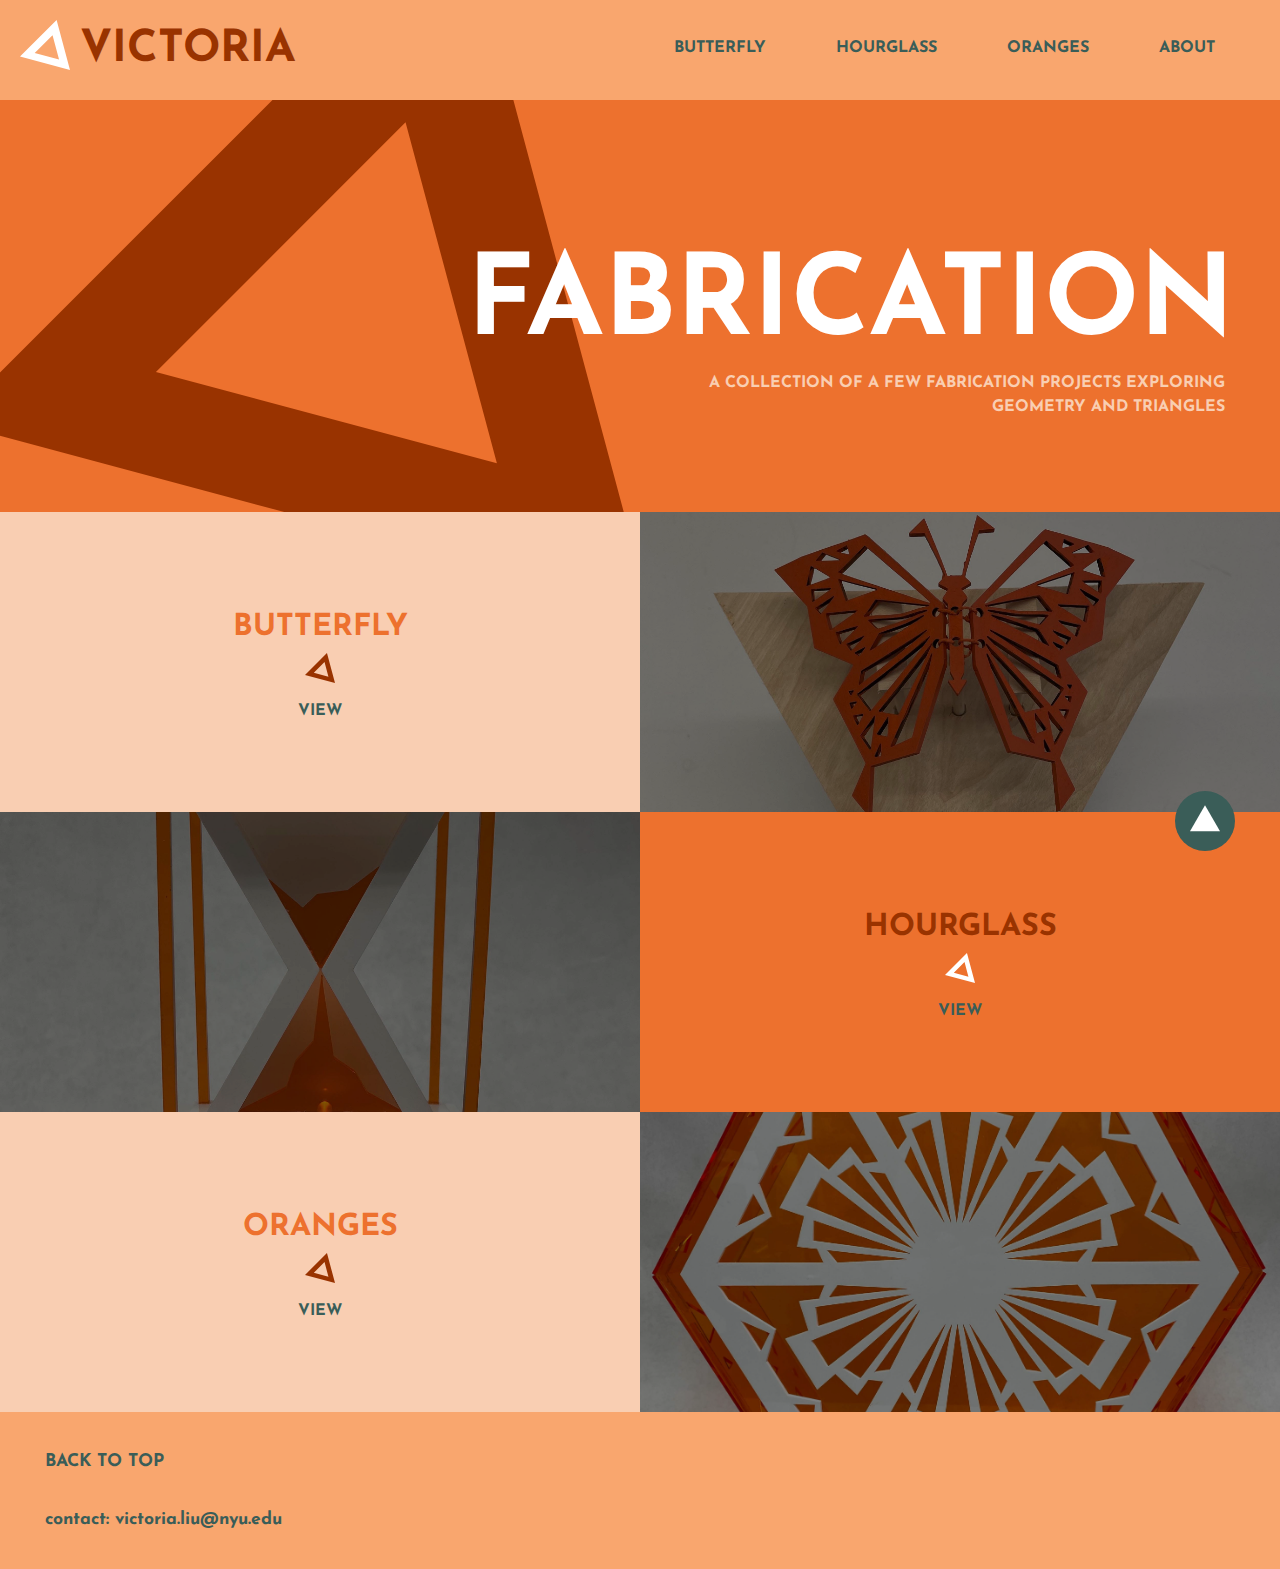
<file: index.html>
<!DOCTYPE html>

<html lang="en">
  <head>
    <title>Fabrication Portfolio</title>
    <meta name="author" content="Victoria Liu">
    <meta name="keyword" content="portfolio, fabrication, design, art, laser cutting, woodworking, building, acrylic, butterfly, hourglass, orange, geometry, triangles">
    <meta name="description" content="A portfolio website featuring some of my fabrication projects">
    <meta name="viewport" content="width=device-width, initial-scale=1.0">

    <link rel="stylesheet" media="only screen and (max-width: 700px)" href="styles/small.css">
    <link rel="stylesheet" media="only screen and (min-width: 701px) and (max-width: 960px)" href="styles/medium.css">
    <link rel="stylesheet" media="only screen and (min-width: 961px)" href="styles/large.css">

    <link rel="preconnect" href="https://fonts.googleapis.com">
    <link rel="preconnect" href="https://fonts.gstatic.com" crossorigin>
    <link href="https://fonts.googleapis.com/css2?family=Josefin+Sans:wght@400;700&display=swap" rel="stylesheet">

  </head>

  <body>
    <header>
      <div id="headerBar">
        <a href="#" title="homepage button"><img src="images/whiteTriangle.svg" id="logoTriangle" alt="a small white triangle logo icon that spins when page is reloaded" height=50px width=50px></a>
        <a href="#" title="homepage button" id="name"><h1>VICTORIA</h1></a>
        <nav>
          <div class="button"><a href="butterfly.html"><h2>BUTTERFLY</h2></a></div>
          <div class="button"><a href="hourglass.html"><h2>HOURGLASS</h2></a></div>
          <div class="button"><a href="oranges.html"><h2>ORANGES</h2></a></div>
          <div class="button"><a href="about.html"><h2>ABOUT</h2></a></div>
        </nav>
      </div>
    </header>

    <main>
      <img src="images/darkTriangle.svg" id="bigTriangle" alt="a large orange triangle icon that spins when page is reloaded" height=700px width=700px>
      <div class="content">
        <div class="title">
          <div id="fabrication">
            <h3>FABRICATION</h3>
          </div>
          <h4 class="caption">A COLLECTION OF A FEW FABRICATION PROJECTS EXPLORING GEOMETRY AND TRIANGLES</h4>
        </div>

        <div id="butterfly">
          <div class="projectTitle">
            <h4>BUTTERFLY</h4>
          </div>
          <img src="images/darkTriangle.svg" class="projectTriangle" alt="a small orange triangle icon that spins when hovered over" height=30px width=30px>
          <div class="projectButton">
            <a href="butterfly.html"><h5>VIEW</h5></a>
          </div>
        </div>

        <div id="butterflyImg">
          <img src="images/butterfly.jpg" alt="an image of an orange butterfly automata made from wood and acrylic" height=300px width=100%>
        </div>

        <div id="hourglass">
          <div class="projectTitle">
            <h4>HOURGLASS</h4>
          </div>
          <img src="images/whiteTriangle.svg" class="projectTriangle" alt="a small white triangle icon that spins when hovered over" height=30px width=30px>
          <div class="projectButton">
            <a href="hourglass.html"><h5>VIEW</h5></a>
          </div>
        </div>

        <div id="hourglassImg">
          <img src="images/hourglass.jpg" alt="an image of a white and oragne hourglass with an LED light inside made from acrylic" height=300px width=100%>
        </div>

        <div id="oranges">
          <div class="projectTitle">
            <h4>ORANGES</h4>
          </div>
          <img src="images/darkTriangle.svg" class="projectTriangle" alt="a small orange triangle icon that spins when hovered over" height=30px width=30px>
          <div class="projectButton">
            <a href="oranges.html"><h5>VIEW</h5></a>
          </div>
        </div>

        <div id="orangesImg">
          <img src="images/oranges.jpg" alt="an image of an orange and white hexagonal prism made from acrylic" height=300px width=100%>
        </div>

        <div id="footer">
            <h6><a href="#">BACK TO TOP</a></h6>
            <h6><a href="mailto:victoria.liu@nyu.edu">contact: victoria.liu@nyu.edu</a></h6>
        </div>
      </div>
      <a href="#" title="back to top button" id="backToTop"><img src="images/arrow.svg" alt="a button of a dark green-blue circle with a white triangle in the center pointing upwards that links to the top of the page" height=60px width=60px></a>
    </main>
  </body>

</html>
</file>
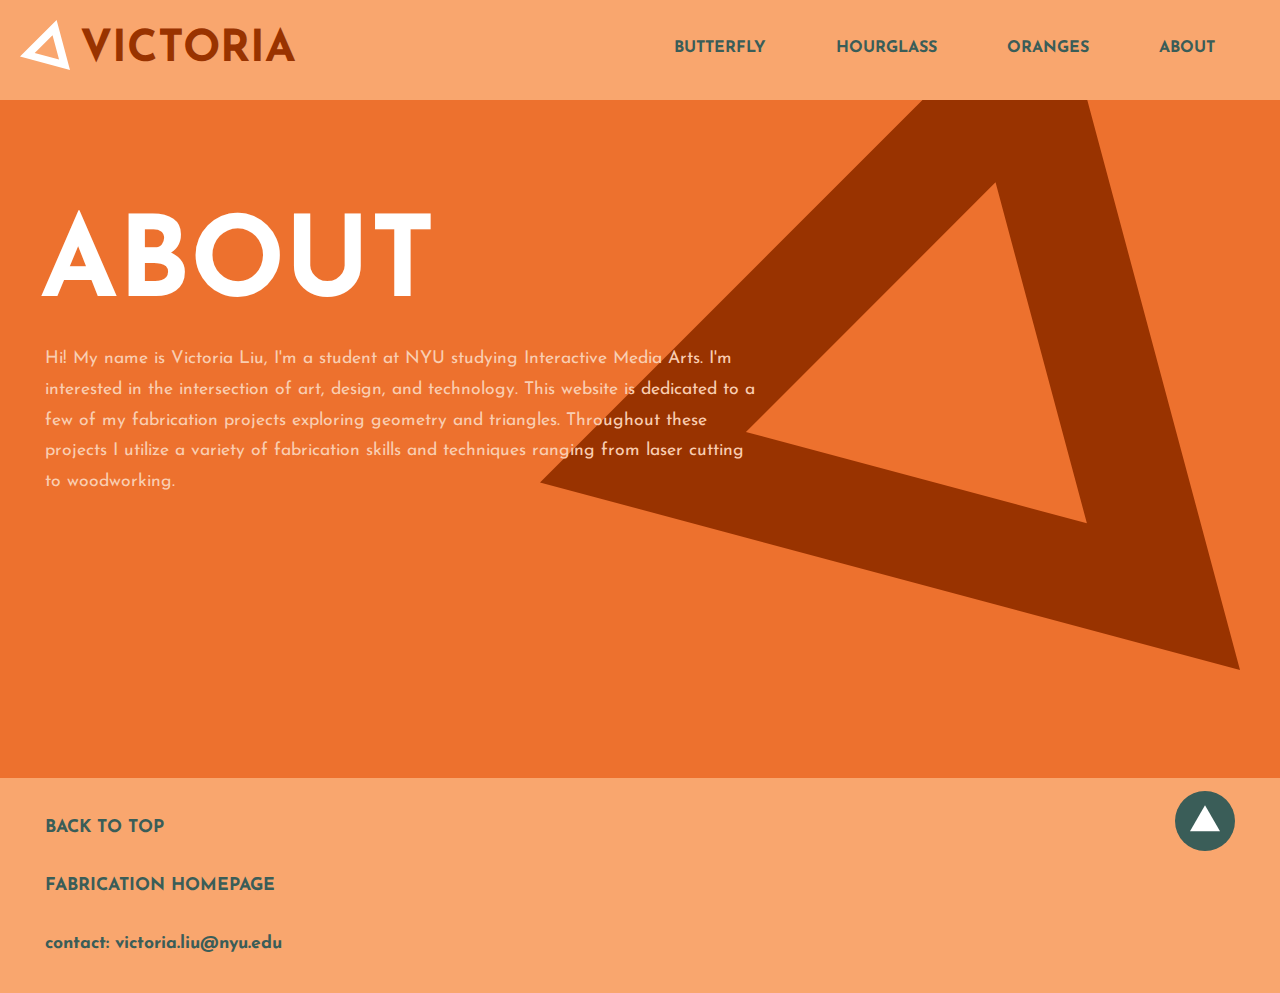
<file: about.html>
<!DOCTYPE html>

<html lang="en">
  <head>
    <title>About</title>
    <meta name="author" content="Victoria Liu">
    <meta name="keyword" content="portfolio, fabrication, design, art, laser cutting, woodworking, building, acrylic, butterfly, hourglass, orange, geometry, triangles">
    <meta name="description" content="A portfolio website featuring some of my fabrication projects">
    <meta name="viewport" content="width=device-width, initial-scale=1.0">

    <link rel="stylesheet" media="only screen and (max-width: 700px)" href="styles/small.css">
    <link rel="stylesheet" media="only screen and (min-width: 701px) and (max-width: 960px)" href="styles/medium.css">
    <link rel="stylesheet" media="only screen and (min-width: 961px)" href="styles/large.css">

    <link rel="preconnect" href="https://fonts.googleapis.com">
    <link rel="preconnect" href="https://fonts.gstatic.com" crossorigin>
    <link href="https://fonts.googleapis.com/css2?family=Josefin+Sans:wght@400;700&display=swap" rel="stylesheet">

  </head>

  <body>
    <header>
      <div id="headerBar">
        <a href="index.html" title="homepage button"><img src="images/whiteTriangle.svg" id="logoTriangle" alt="a small white triangle logo icon that spins when page is reloaded" height=50px width=50px></a>
        <a href="index.html" title="homepage button" id="name"><h1>VICTORIA</h1></a>
        <nav>
          <div class="button"><a href="butterfly.html"><h2>BUTTERFLY</h2></a></div>
          <div class="button"><a href="hourglass.html"><h2>HOURGLASS</h2></a></div>
          <div class="button"><a href="oranges.html"><h2>ORANGES</h2></a></div>
          <div class="button"><a href="about.html"><h2>ABOUT</h2></a></div>
        </nav>
      </div>
    </header>

    <main>
      <img src="images/darkTriangle.svg" id="aboutTriangle" alt="a large orange triangle icon that spins when page is reloaded" height=700px width=700px>
      <div class="content">
        <div class="aboutText">
          <h3 class="aboutTitle">ABOUT</h3>
          <p class="aboutP">Hi! My name is Victoria Liu, I'm a student at NYU studying Interactive Media Arts. I'm interested in the intersection of art, design, and technology. This website is dedicated to a few of my fabrication projects exploring geometry and triangles. Throughout these projects I utilize a variety of fabrication skills and techniques ranging from laser cutting to woodworking.</p>
        </div>

        <div id="footer">
            <h6><a href="#">BACK TO TOP</a></h6>
            <h6><a href="index.html">FABRICATION HOMEPAGE</a></h6>
            <h6><a href="mailto:victoria.liu@nyu.edu">contact: victoria.liu@nyu.edu</a></h6>
        </div>
      </div>
      <a href="#" title="back to top button" id="backToTop"><img src="images/arrow.svg" alt="a button of a dark green-blue circle with a white triangle in the center pointing upwards that links to the top of the page" height=60px width=60px></a>
    </main>
  </body>

</html>
</file>
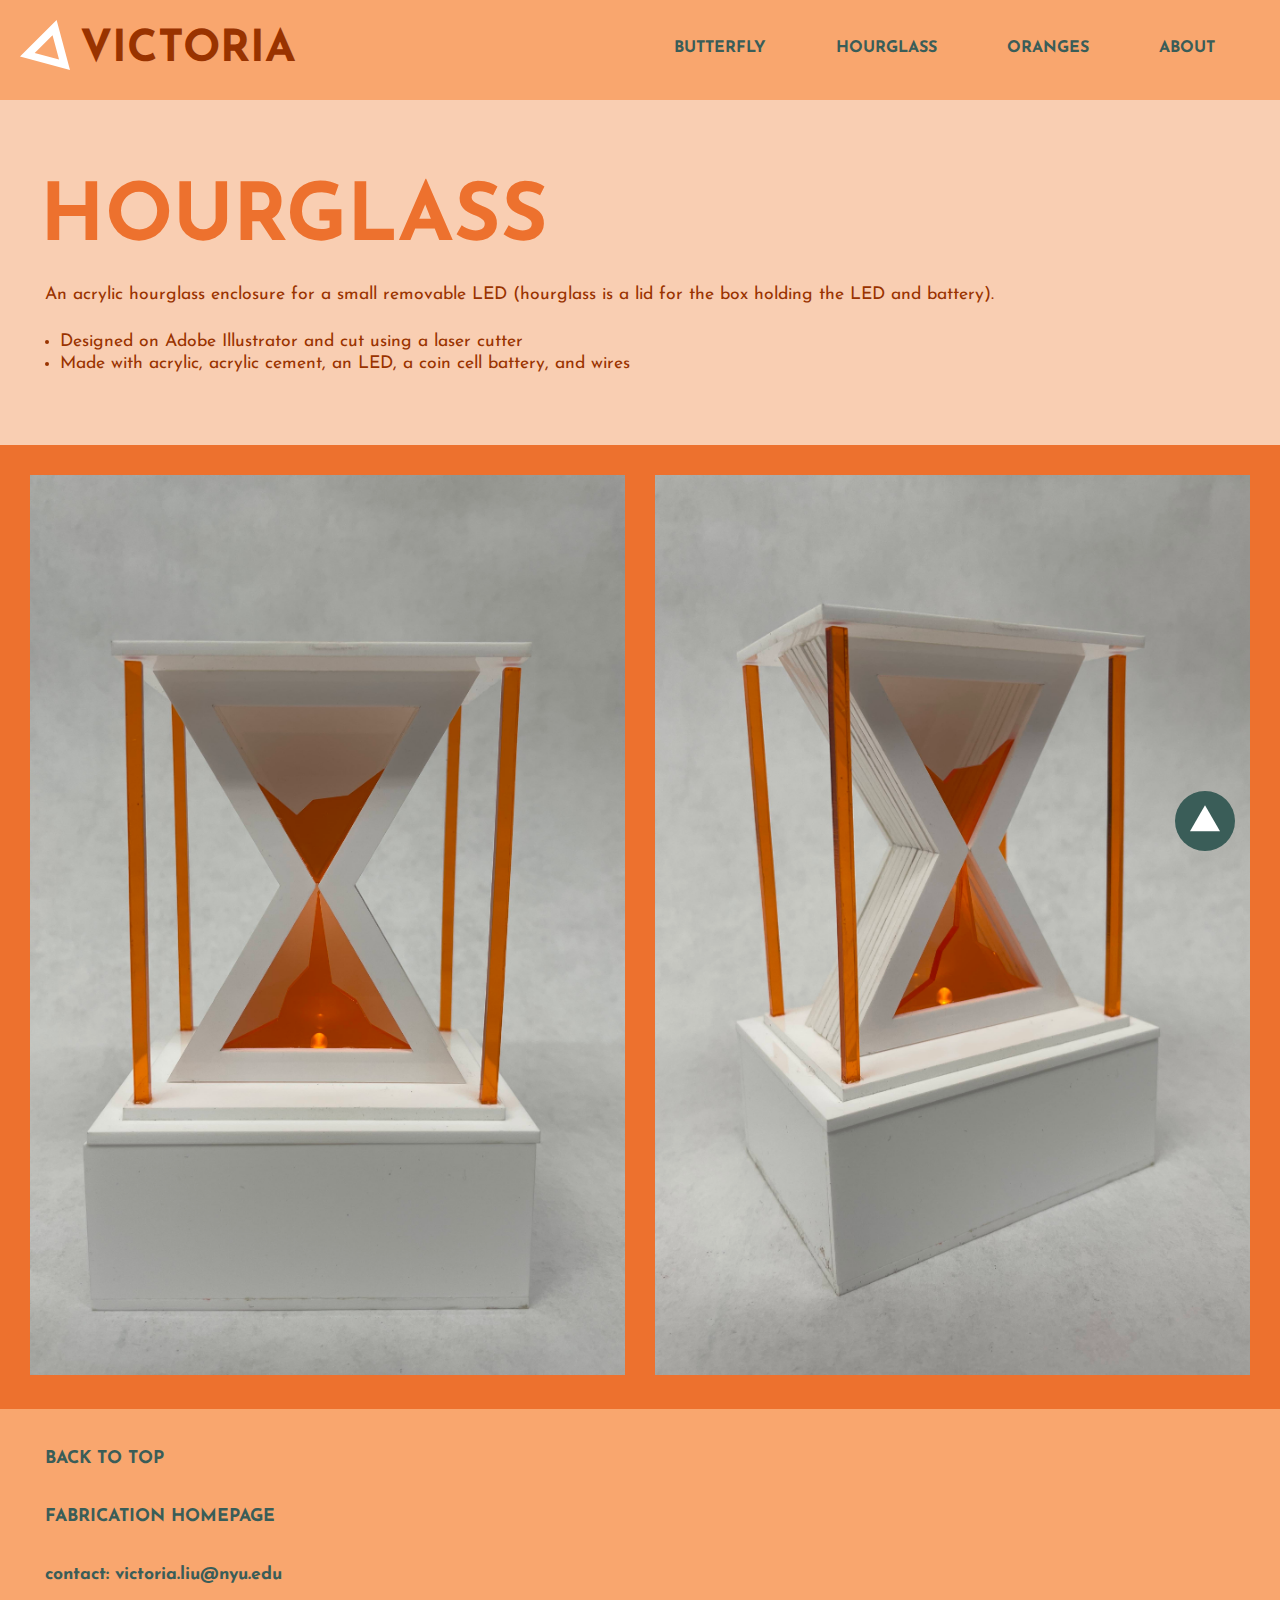
<file: hourglass.html>
<!DOCTYPE html>

<html lang="en">
  <head>
    <title>Hourglass</title>
    <meta name="author" content="Victoria Liu">
    <meta name="keyword" content="portfolio, fabrication, design, art, laser cutting, woodworking, building, acrylic, butterfly, hourglass, orange, geometry, triangles">
    <meta name="description" content="A portfolio website featuring some of my fabrication projects">
    <meta name="viewport" content="width=device-width, initial-scale=1.0">

    <link rel="stylesheet" media="only screen and (max-width: 700px)" href="styles/small.css">
    <link rel="stylesheet" media="only screen and (min-width: 701px) and (max-width: 960px)" href="styles/medium.css">
    <link rel="stylesheet" media="only screen and (min-width: 961px)" href="styles/large.css">

    <link rel="preconnect" href="https://fonts.googleapis.com">
    <link rel="preconnect" href="https://fonts.gstatic.com" crossorigin>
    <link href="https://fonts.googleapis.com/css2?family=Josefin+Sans:wght@400;700&display=swap" rel="stylesheet">

  </head>

  <body>
    <header>
      <div id="headerBar">
        <a href="index.html" title="homepage button"><img src="images/whiteTriangle.svg" id="logoTriangle" alt="a small white triangle logo icon that spins when page is reloaded" height=50px width=50px></a>
        <a href="index.html" title="homepage button" id="name"><h1>VICTORIA</h1></a>
        <nav>
          <div class="button"><a href="butterfly.html"><h2>BUTTERFLY</h2></a></div>
          <div class="button"><a href="hourglass.html"><h2>HOURGLASS</h2></a></div>
          <div class="button"><a href="oranges.html"><h2>ORANGES</h2></a></div>
          <div class="button"><a href="about.html"><h2>ABOUT</h2></a></div>
        </nav>
      </div>
    </header>

    <main>
      <div class="content">
        <div class="sectionText">
          <h3 class="sectionTitle">HOURGLASS</h3>
          <p class="sectionP">An acrylic hourglass enclosure for a small removable LED (hourglass is a lid for the box holding the LED and battery).</p>
          <ul>
            <li>Designed on Adobe Illustrator and cut using a laser cutter</li>
            <li>Made with acrylic, acrylic cement, an LED, a coin cell battery, and wires</li>
          </ul>
        </div>

        <div class="media5">
          <div class="mediaImg">
            <img src="images/hourglass1.jpg" alt="an image with a head on view of the hourglass which is white on the outside and orange on the inside" width=100% height=900px>
          </div>
        </div>

        <div class="media6">
          <div class="mediaImg">
            <img src="images/hourglass2.jpg" alt="an image with an angled view of the hourglass" width=100% height=900px>
          </div>
        </div>

        <div id="footer">
            <h6><a href="#">BACK TO TOP</a></h6>
            <h6><a href="index.html">FABRICATION HOMEPAGE</a></h6>
            <h6><a href="mailto:victoria.liu@nyu.edu">contact: victoria.liu@nyu.edu</a></h6>
        </div>
      </div>
      <a href="#" title="back to top button" id="backToTop"><img src="images/arrow.svg" alt="a button of a dark green-blue circle with a white triangle in the center pointing upwards that links to the top of the page" height=60px width=60px></a>
    </main>
  </body>

</html>
</file>
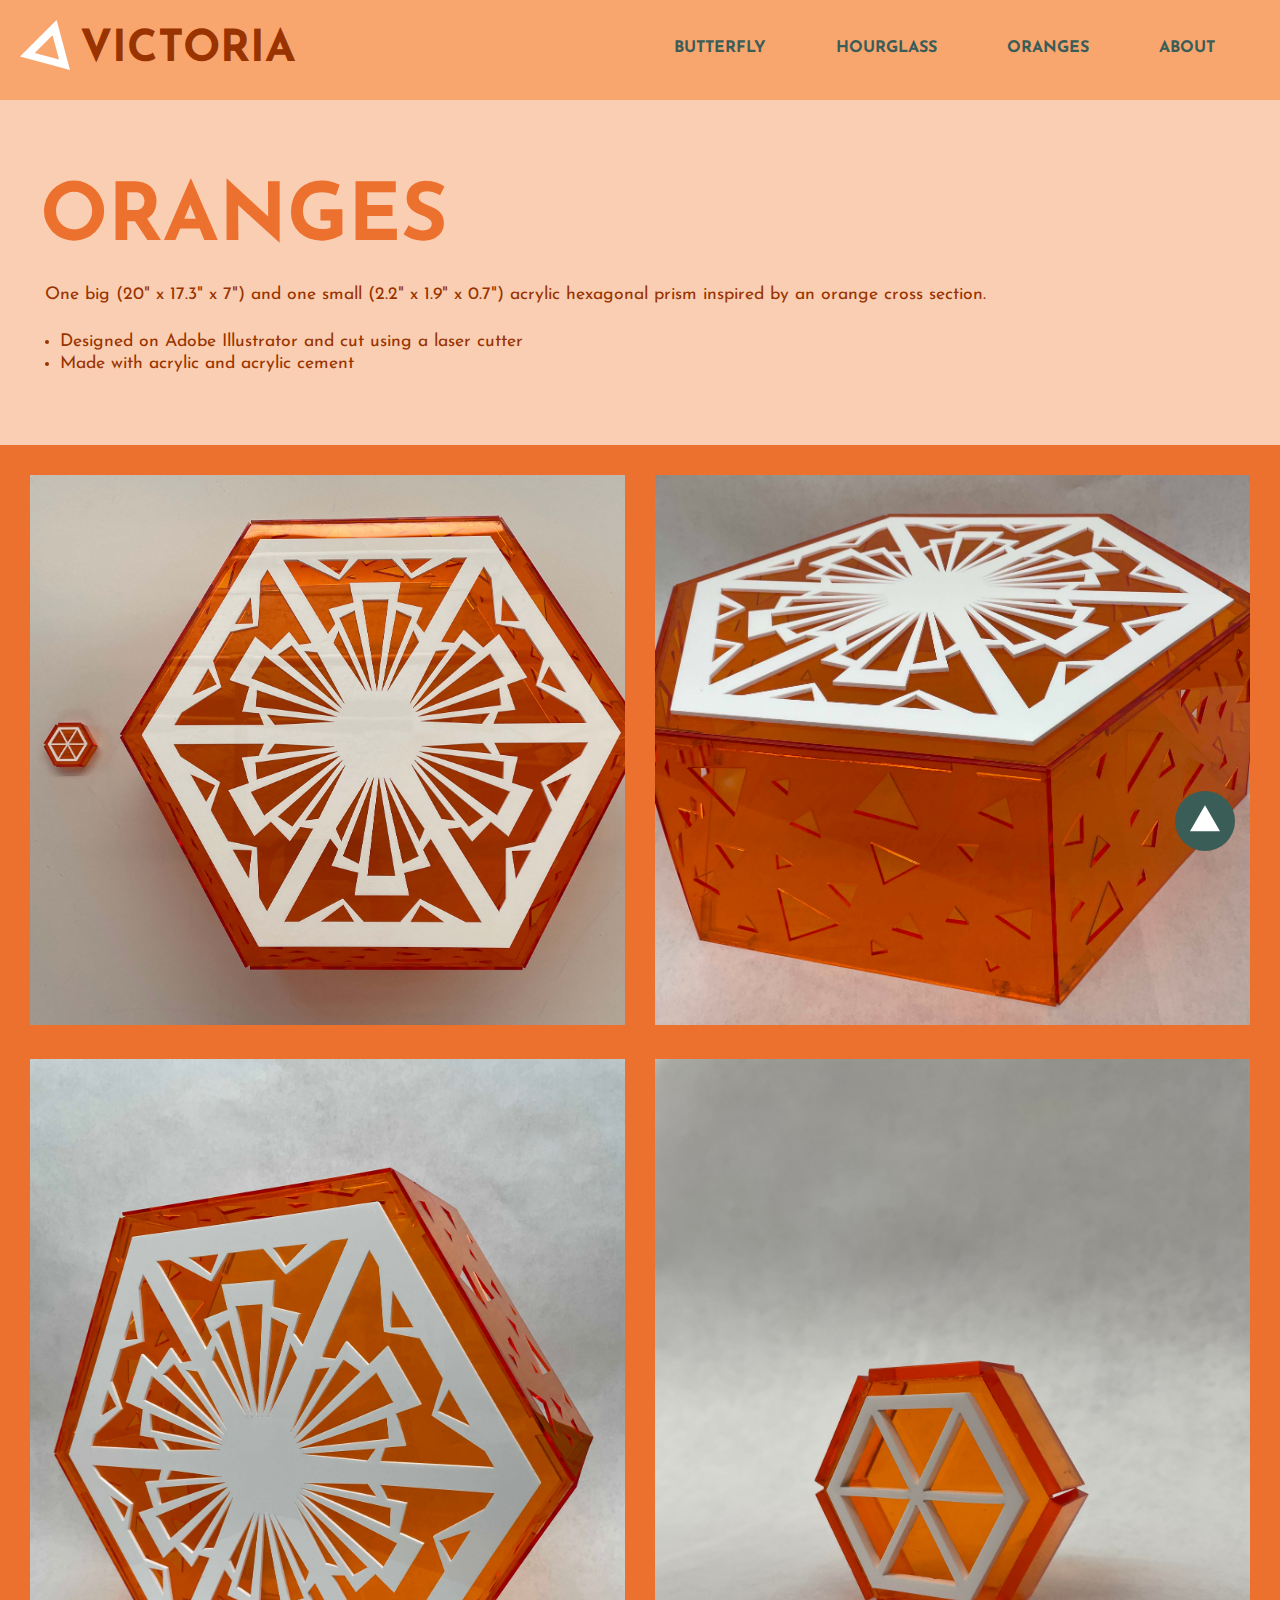
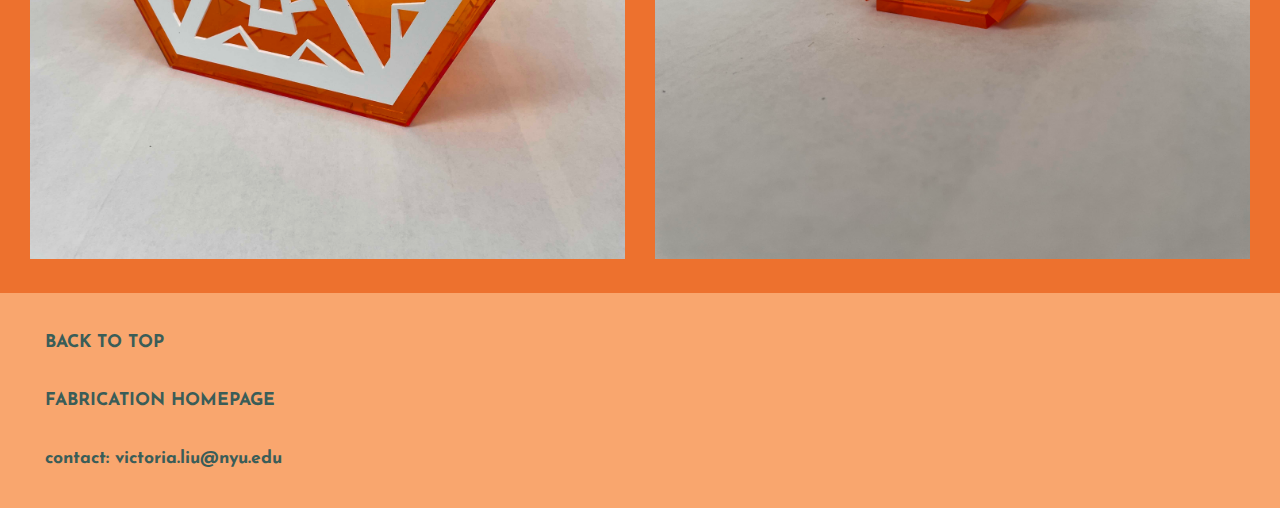
<file: oranges.html>
<!DOCTYPE html>

<html lang="en">
  <head>
    <title>Oranges</title>
    <meta name="author" content="Victoria Liu">
    <meta name="keyword" content="portfolio, fabrication, design, art, laser cutting, woodworking, building, acrylic, butterfly, hourglass, orange, geometry, triangles">
    <meta name="description" content="A portfolio website featuring some of my fabrication projects">
    <meta name="viewport" content="width=device-width, initial-scale=1.0">

    <link rel="stylesheet" media="only screen and (max-width: 700px)" href="styles/small.css">
    <link rel="stylesheet" media="only screen and (min-width: 701px) and (max-width: 960px)" href="styles/medium.css">
    <link rel="stylesheet" media="only screen and (min-width: 961px)" href="styles/large.css">

    <link rel="preconnect" href="https://fonts.googleapis.com">
    <link rel="preconnect" href="https://fonts.gstatic.com" crossorigin>
    <link href="https://fonts.googleapis.com/css2?family=Josefin+Sans:wght@400;700&display=swap" rel="stylesheet">

  </head>

  <body>
    <header>
      <div id="headerBar">
        <a href="index.html" title="homepage button"><img src="images/whiteTriangle.svg" id="logoTriangle" alt="a small white triangle logo icon that spins when page is reloaded" height=50px width=50px></a>
        <a href="index.html" title="homepage button" id="name"><h1>VICTORIA</h1></a>
        <nav>
          <div class="button"><a href="butterfly.html"><h2>BUTTERFLY</h2></a></div>
          <div class="button"><a href="hourglass.html"><h2>HOURGLASS</h2></a></div>
          <div class="button"><a href="oranges.html"><h2>ORANGES</h2></a></div>
          <div class="button"><a href="about.html"><h2>ABOUT</h2></a></div>
        </nav>
      </div>
    </header>

    <main>
      <div class="content">
        <div class="sectionText">
          <h3 class="sectionTitle">ORANGES</h3>
          <p class="sectionP">One big (20" x 17.3" x 7") and one small (2.2" x 1.9" x 0.7") acrylic hexagonal prism inspired by an orange cross section.</p>
          <ul>
            <li>Designed on Adobe Illustrator and cut using a laser cutter</li>
            <li>Made with acrylic and acrylic cement</li>
          </ul>
        </div>

        <div class="media7">
          <div class="mediaImg">
            <img src="images/oranges1.jpg" alt="an image with a top view of the small less detailed orange to the left of the big more intricate orange, both are mainly orange with white detailing" width=100% height=550px>
          </div>
        </div>

        <div class="media8">
          <div class="mediaImg">
            <img src="images/oranges2.jpg" alt="an image with a side view of the big orange" width=100% height=550px>
          </div>
        </div>

        <div class="media9">
          <div class="mediaImg">
            <img src="images/oranges3.jpg" alt="an image with an angled view of the big orange" width=100% height=800px>
          </div>
        </div>

        <div class="media10">
          <div class="mediaImg">
            <img src="images/oranges4.jpg" alt="an image with an angled view of the small orange" width=100% height=800px>
          </div>
        </div>

        <div id="footer">
            <h6><a href="#">BACK TO TOP</a></h6>
            <h6><a href="index.html">FABRICATION HOMEPAGE</a></h6>
            <h6><a href="mailto:victoria.liu@nyu.edu">contact: victoria.liu@nyu.edu</a></h6>
        </div>
      </div>
      <a href="#" title="back to top button" id="backToTop"><img src="images/arrow.svg" alt="a button of a dark green-blue circle with a white triangle in the center pointing upwards that links to the top of the page" height=60px width=60px></a>
    </main>
  </body>

</html>
</file>
<file: styles/small.css>
@import "large.css";

body {
}

#logoTriangle {
  width: 25px;
  height: 25px;
}

#name {
  display: none;
}

.button {
  margin: 0px;
}

h2 {
  margin-left: 10px;
  margin-right: 10px;
  margin-top: 16px;
  font-size: 0.75em;
}

#bigTriangle {
  display: none;
}

#fabrication {
  position: relative;
  right: 0px;
  display: flex;
  justify-content: center;
  margin-top: 50px;
  margin-bottom: 140px;
}

#fabrication h3 {
  font-size: 3.2em;
}

.caption {
  position: absolute;
  right: 15%;
  top: 170px;
  font-size: 0.8em;
  text-align: center;
  width: 70%
}

.content {
  display: grid;
  grid-template-columns: 100%;
  grid-template-rows: auto;
  grid-template-areas:
  "a"
  "b"
  "c"
  "d"
  "e"
  "f"
  "g"
  "h"
  "i"
  "j";
}

#butterflyImg, #hourglassImg, #orangesImg {
  display: none;
}

.sectionTitle {
  font-size: 3em;
}

.sectionP {
  font-size: 1.05em;
}

ul {
  font-size: 1.05em;
}

.media1 .video, .media5 .mediaImg, .media7 .mediaImg {
  margin: 30px 30px 15px 30px;
}

.media2 .mediaImg, .media3 .mediaImg, .media8 .mediaImg, .media9 .mediaImg {
  margin: 15px 30px 15px 30px;
}

.media4 .mediaImg, .media6 .mediaImg, .media10 .mediaImg {
  margin: 15px 30px 30px 30px;
}

.media1 .video video {
  height: 350px;
}

.media2 .mediaImg img {
  height: 400px;
}

.media5 .mediaImg img {
  height: 800px;
}

.media6 .mediaImg img {
  height: 800px;
}

.media7 .mediaImg img {
  height: 400px;
}

.media8 .mediaImg img {
  height: 400px;
}

.media9 .mediaImg img {
  height: 600px;
}

#aboutTriangle {
  display: none;
}

.aboutText {
  width: 100%;
}

.aboutTitle {
  font-size: 5em;
}
</file>
<file: styles/medium.css>
@import "large.css";

body {
}

#logoTriangle {
  width: 40px;
  height: 40px;
}

h1 {
  font-size: 1.8em;
}

.button {
  margin: 5px;
}

h2 {
  margin-left: 10px;
  margin-right: 10px;
  margin-top: 16px;
  font-size: 0.9em;
}

#fabrication h3 {
  font-size: 4.9em;
}

.caption {
  position: absolute;
  right: 50px;
  top: 230px;
  font-size: 0.9em;
  width: 400px;
}

.media1, .media5, .media7 {
  grid-area: 2 / 1 / 3 / 3;
}

.media2, .media6, .media8 {
  grid-area: 3 / 1 / 4 / 3;
}

.media3, .media9 {
  grid-area: 4 / 1 / 5 / 3;
}

.media4, .media10 {
  grid-area: 5 / 1 / 6 / 3;
}

.media1 .video, .media5 .mediaImg, .media7 .mediaImg {
  margin: 30px 30px 15px 30px;
}

.media2 .mediaImg, .media3 .mediaImg, .media8 .mediaImg, .media9 .mediaImg {
  margin: 15px 30px 15px 30px;
}

.media4 .mediaImg, .media6 .mediaImg, .media10 .mediaImg {
  margin: 15px 30px 30px 30px;
}

.media2 .mediaImg img {
  height: 600px;
}

.media5 .mediaImg img {
  height: 1000px;
}

.media6 .mediaImg img {
  height: 1000px;
}

.media8 .mediaImg img {
  height: 650px;
}

.media9 .mediaImg img {
  height: 850px;
}

#aboutTriangle {
  display: none;
}

.aboutText {
  width: 100%;
}

.aboutTitle {
  font-size: 5em;
}
</file>
<file: styles/large.css>
body {
  background-color: #ED712E;
  padding: 0px;
  margin: 0px;
  font-family: 'Josefin Sans', sans-serif;
}

a {
  text-decoration: none;
}

a:link, a:visited {
  color: #3A5D58;
}

a:hover, a:active {
  color: #202A2A;
}

video {
  object-fit: cover;
}

/* header */

#headerBar {
  background-color: #F9A66E;
  width: 100%;
  height: 100px;
  position: fixed;
  top: 0px;
  left: 0px;
  z-index: 100;
  display: flex;
  align-items: center;
}

#logoTriangle {
  position: relative;
  left: 20px;
  top: -3px;
  animation: spin 3s ease 0s 1 normal forwards;
}

#name {
  height: 100px;
  position: relative;
  left: 30px;
  display: flex;
  align-items: center;
}

h1 {
  color: #993300;
  font-family: 'Josefin Sans', sans-serif;
  font-size: 2.75em;
}

h1:hover, h1:active {
}

/* navigation */

nav {
  width: 100%;
  display: flex;
  float: right;
  justify-content: right;
  margin-right: 30px;
}

.button {
	height: 50px;
  margin: 20px;
}

h2 {
  font-size: 1em;
  font-family: 'Josefin Sans', sans-serif;
  text-align: center;
  margin: 15px;
}

/* main page */

#bigTriangle {
  position: absolute;
  top: -90px;
  left: -50px;
  animation: spin 4s ease 0s 1 normal forwards;
}

.content {
  position: absolute;
  top: 100px;
  width: 100%;
  display: grid;
  grid-template-columns: 50% 50%;
  grid-template-rows: auto;
  grid-template-areas:
  "a a"
  "b c"
  "d e"
  "f g"
  "h i"
  "j j";
}

.title {
  grid-area: a;
}

#fabrication {
  position: relative;
  right: 45px;
  margin-top: 150px;
  margin-bottom: 150px;
}

#fabrication h3{
  font-size: 7em;
  color: white;
  margin-bottom: 0px;
  text-align: right;
}

.caption {
  position: absolute;
  right: 55px;
  top: 250px;
  width: 600px;
  font-size: 1em;
  color: #F9CEB2;
  text-align: right;
  line-height: 150%;
}

h3 {
  font-family: 'Josefin Sans', sans-serif;
  font-size: 5em;
}

#butterfly {
  grid-area: b;
  background-color: #F9CEB2;
  color: #ED712E;
  height: 300px;
}

#hourglass {
  grid-area: e;
  background-color: #ED712E;
  color: #993300;
  height: 300px;
}

#oranges {
  grid-area: f;
  background-color: #F9CEB2;
  color: #ED712E;
  height: 300px;
}

.projectTitle {
  display: flex;
  justify-content: center;
  margin-top: 60px;
}

.projectTriangle {
  width: 100%;
  display: flex;
  justify-content: center;
  padding: 0px;
}

.projectTriangle:hover {
  animation: spin 2s ease 0s 1 normal forwards;
}

.projectButton {
  display: flex;
  justify-content: center;
}

#butterflyImg {
  grid-area: c;
  height: 300px;
  background-color: black;
}

#hourglassImg {
  grid-area: d;
  height: 300px;
  background-color: black;
}

#orangesImg {
  grid-area: g;
  height: 300px;
  background-color: black;
}

#butterflyImg img, #hourglassImg img, #orangesImg img {
  object-fit: cover;
  filter: opacity(0.5);
}

#butterflyImg img:hover, #hourglassImg img:hover, #orangesImg img:hover {
  transition: 0.5s;
  filter: opacity(1);
}

h4 {
  font-family: 'Josefin Sans', sans-serif;
  font-size: 1.9em;
  margin-bottom: 10px;
}

h5 {
  font-family: 'Josefin Sans', sans-serif;
  font-size: 1em;
  margin-top: 20px;
}

/* project sections */

.sectionText {
  grid-area: a;
  background-color: #F9CEB2;
  color: #ED712E;
  width: 100%;
}

.sectionTitle {
  margin-left: 40px;
  margin-right: 40px;
  margin-bottom: 20px;
}

.sectionP {
  margin-left: 45px;
  margin-right: 45px;
  margin-bottom: 20px;
  line-height: 175%;
  color: #993300;
}

p {
  font-size: 1.1em;
}

ul {
  font-size: 1.1em;
  line-height: 125%;
  color: #993300;
  margin-left: 20px;
  margin-right: 20px;
  margin-bottom: 70px;
}

.media1 {
  grid-area: b;
}

.media1 .video {
  margin: 30px 15px 15px 30px;
}

.media2 {
  grid-area: c;
}

.media2 .mediaImg {
  margin: 30px 30px 15px 15px;
}

.media3 {
  grid-area: d;
}

.media3 .mediaImg {
  margin: 15px 15px 30px 30px;
}

.media4 {
  grid-area: e;
}

.media4 .mediaImg {
  margin: 15px 30px 30px 15px;
}

.media5 {
  grid-area: b;
}

.media5 .mediaImg {
  margin: 30px 15px 30px 30px;
}

.media6 {
  grid-area: c;
}

.media6 .mediaImg {
  margin: 30px 30px 30px 15px;
}

.media7 {
  grid-area: b;
}

.media7 .mediaImg {
  margin: 30px 15px 15px 30px;
}

.media8 {
  grid-area: c;
}

.media8 .mediaImg {
  margin: 30px 30px 15px 15px;
}

.media9 {
  grid-area: d;
}

.media9 .mediaImg {
  margin: 15px 15px 30px 30px;
}

.media10 {
  grid-area: e;
}

.media10 .mediaImg {
  margin: 15px 30px 30px 15px;
}

.mediaImg img {
  object-fit: cover;
}

/* about page */

#aboutTriangle {
  position: absolute;
  top: -30px;
  right: 40px;
  animation: spin 4s ease 0s 1 normal forwards;
}

.aboutText {
  grid-area: a;
  width: 800px;
}

.aboutTitle {
  margin-left: 40px;
  margin-right: 40px;
  margin-bottom: 20px;
  color: white;
  font-size: 7em;
}

.aboutP {
  margin-left: 45px;
  margin-right: 45px;
  margin-bottom: 280px;
  font-size: 1.1em;
  line-height: 175%;
  color: #F9CEB2;
}

/* footer */

#footer {
  grid-area: j;
  position: absolute;
  width: 100%;
  background-color: #F9A66E;
}

#footer h6 {
  margin-left: 45px;
}

h6 {
  font-family: 'Josefin Sans', sans-serif;
  font-size: 1.1em;
}

#backToTop {
  position: fixed;
  bottom: 45px;
  right: 45px;
}

#backToTop:hover {
  animation: bounce 4s ease 0s infinite normal forwards;
}

@keyframes spin {
	0% {
		transform: rotate(0);
	}

	100% {
		transform: rotate(360deg);
	}
}

@keyframes bounce {
  0%,
  100% {
    transform: translateY(0);
  }

  10%,
  30%,
  50%,
  70% {
    transform: translateY(-8px);
  }

  20%,
  40%,
  60% {
    transform: translateY(8px);
  }

  80% {
    transform: translateY(6.4px);
  }

  90% {
    transform: translateY(-6.4px);
  }
}
</file>
